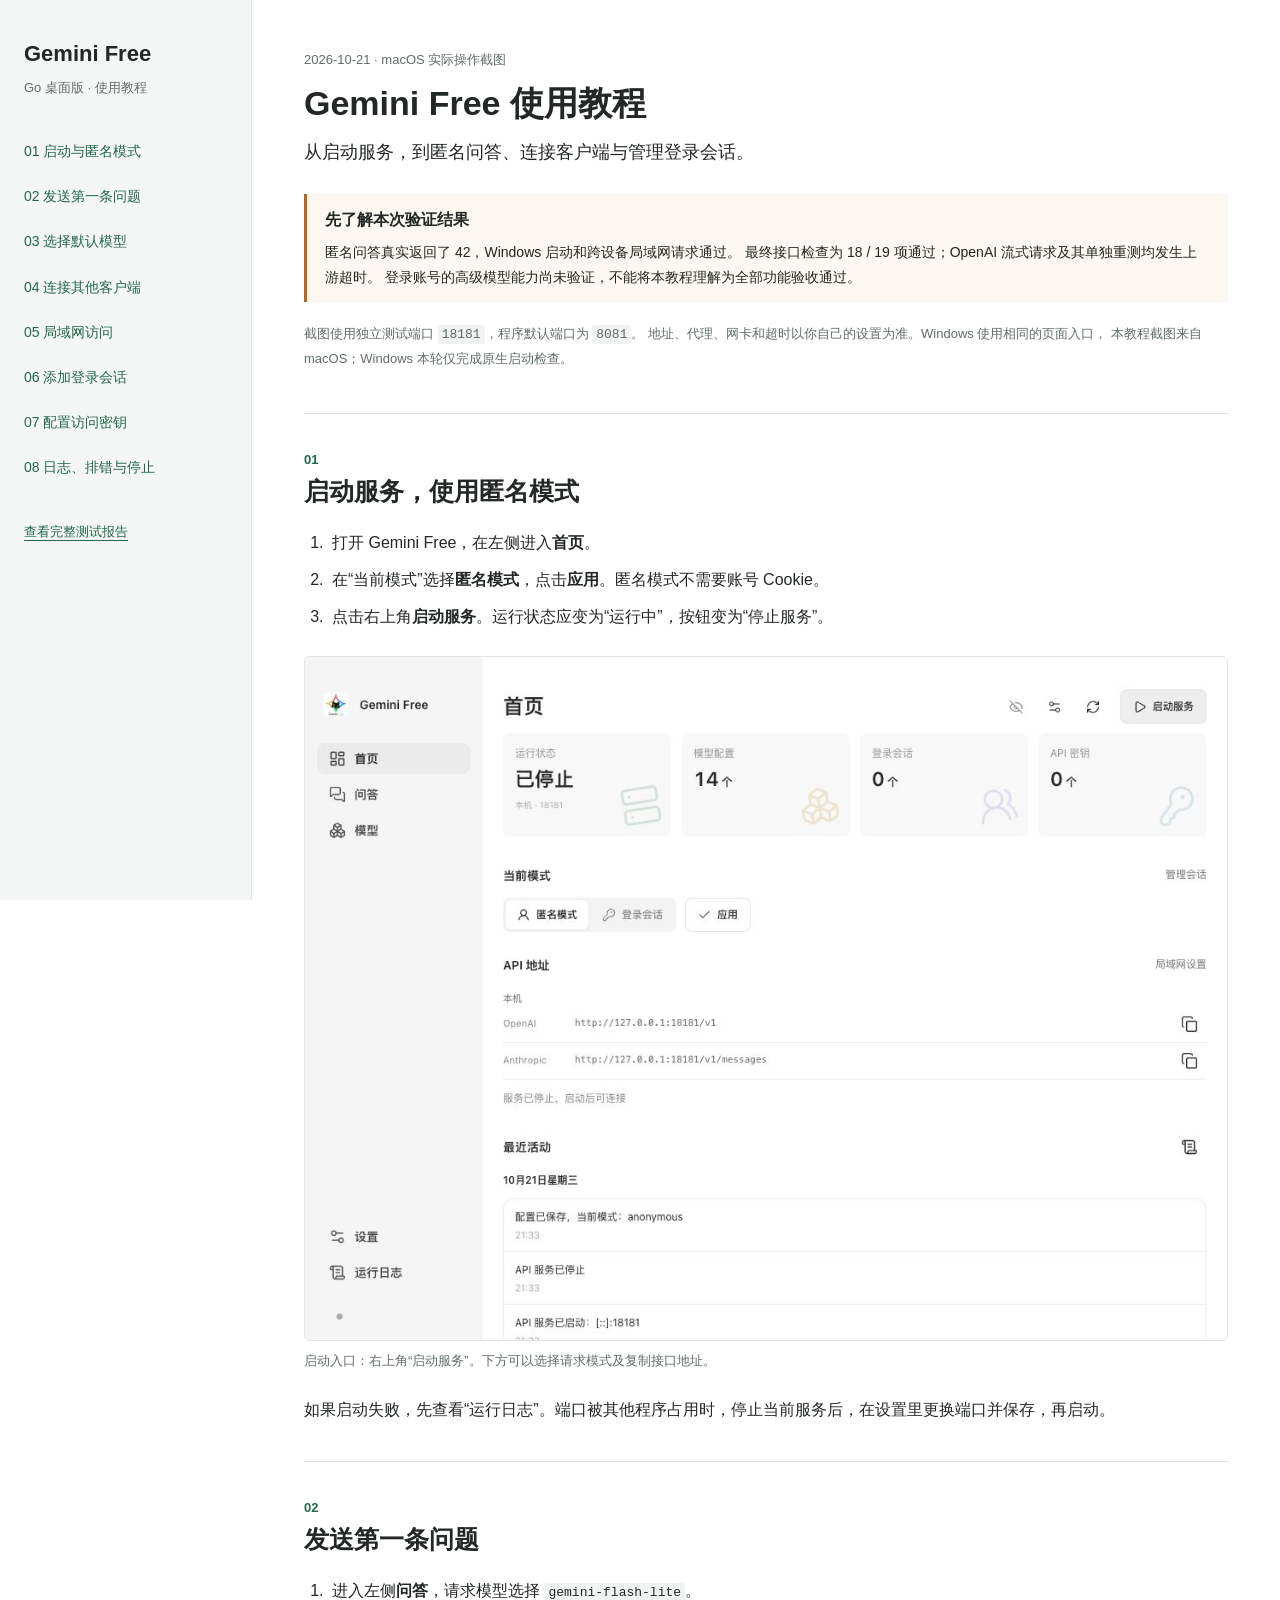
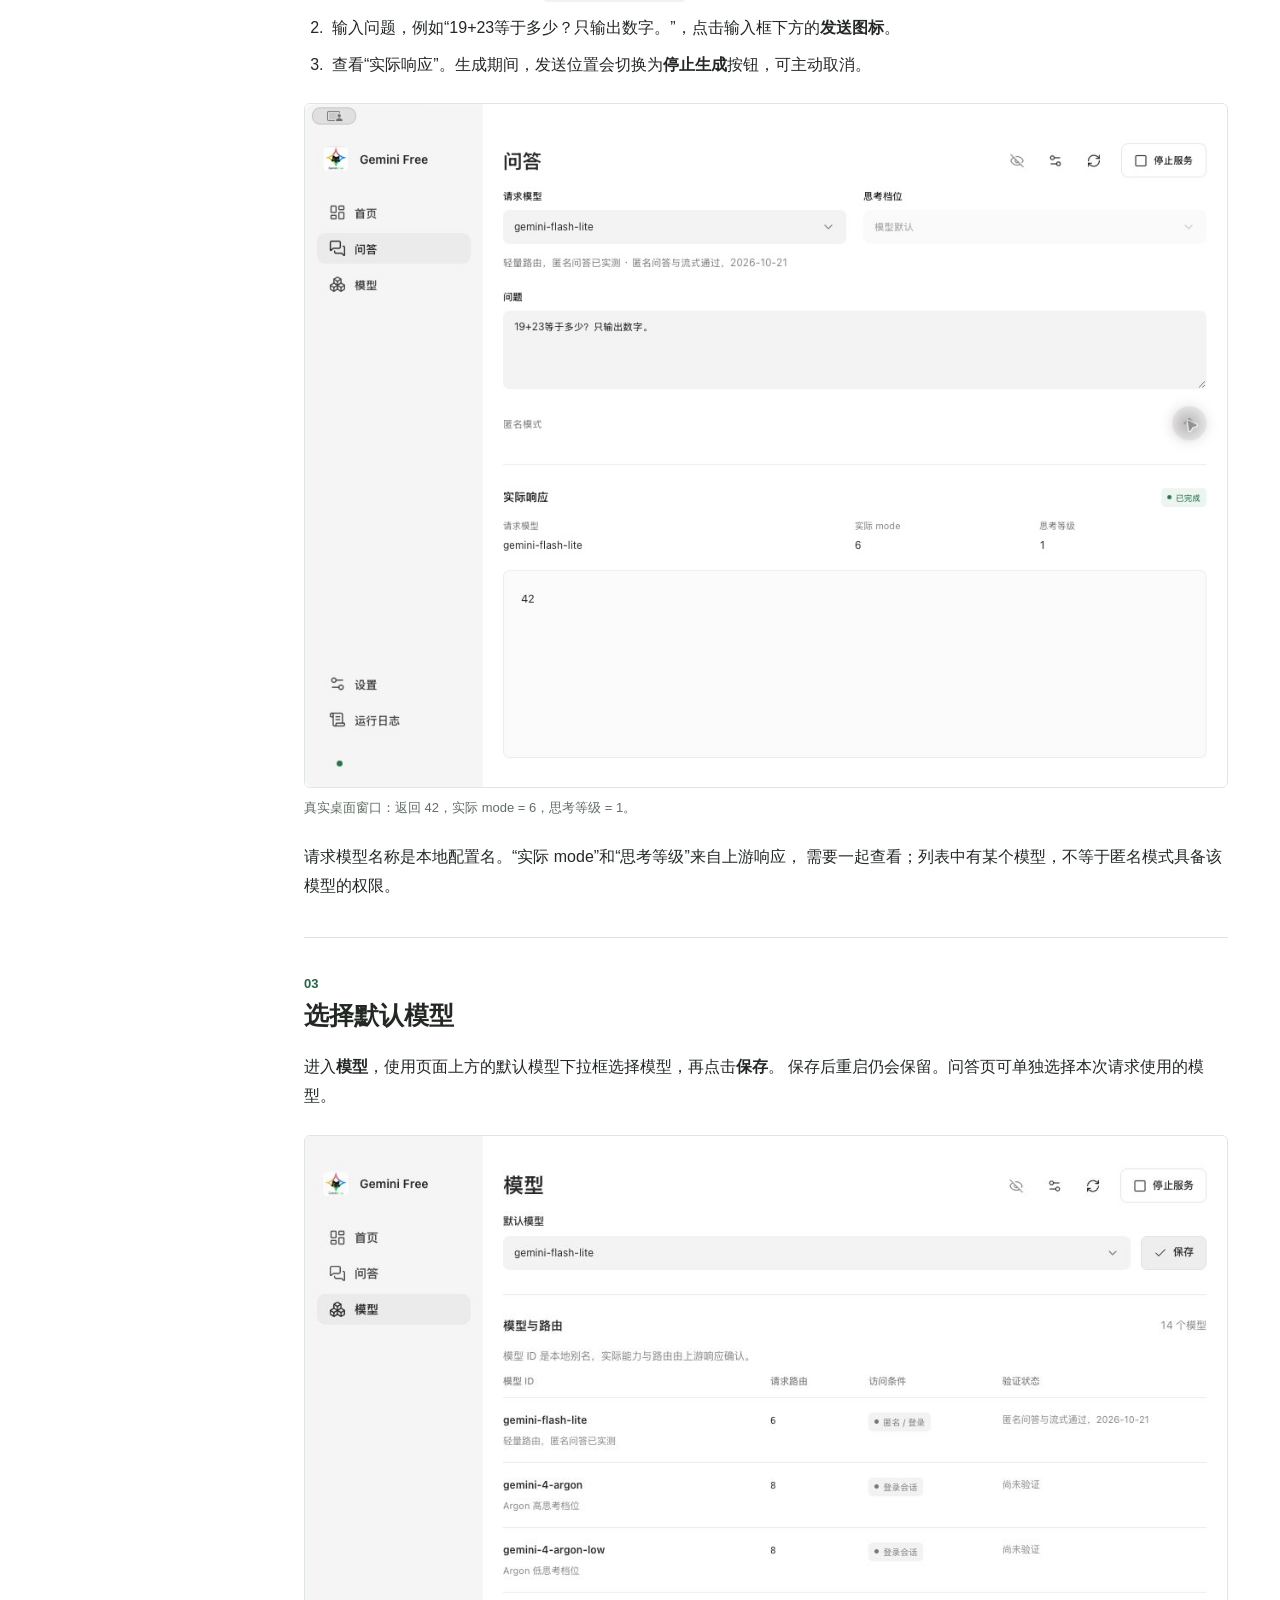
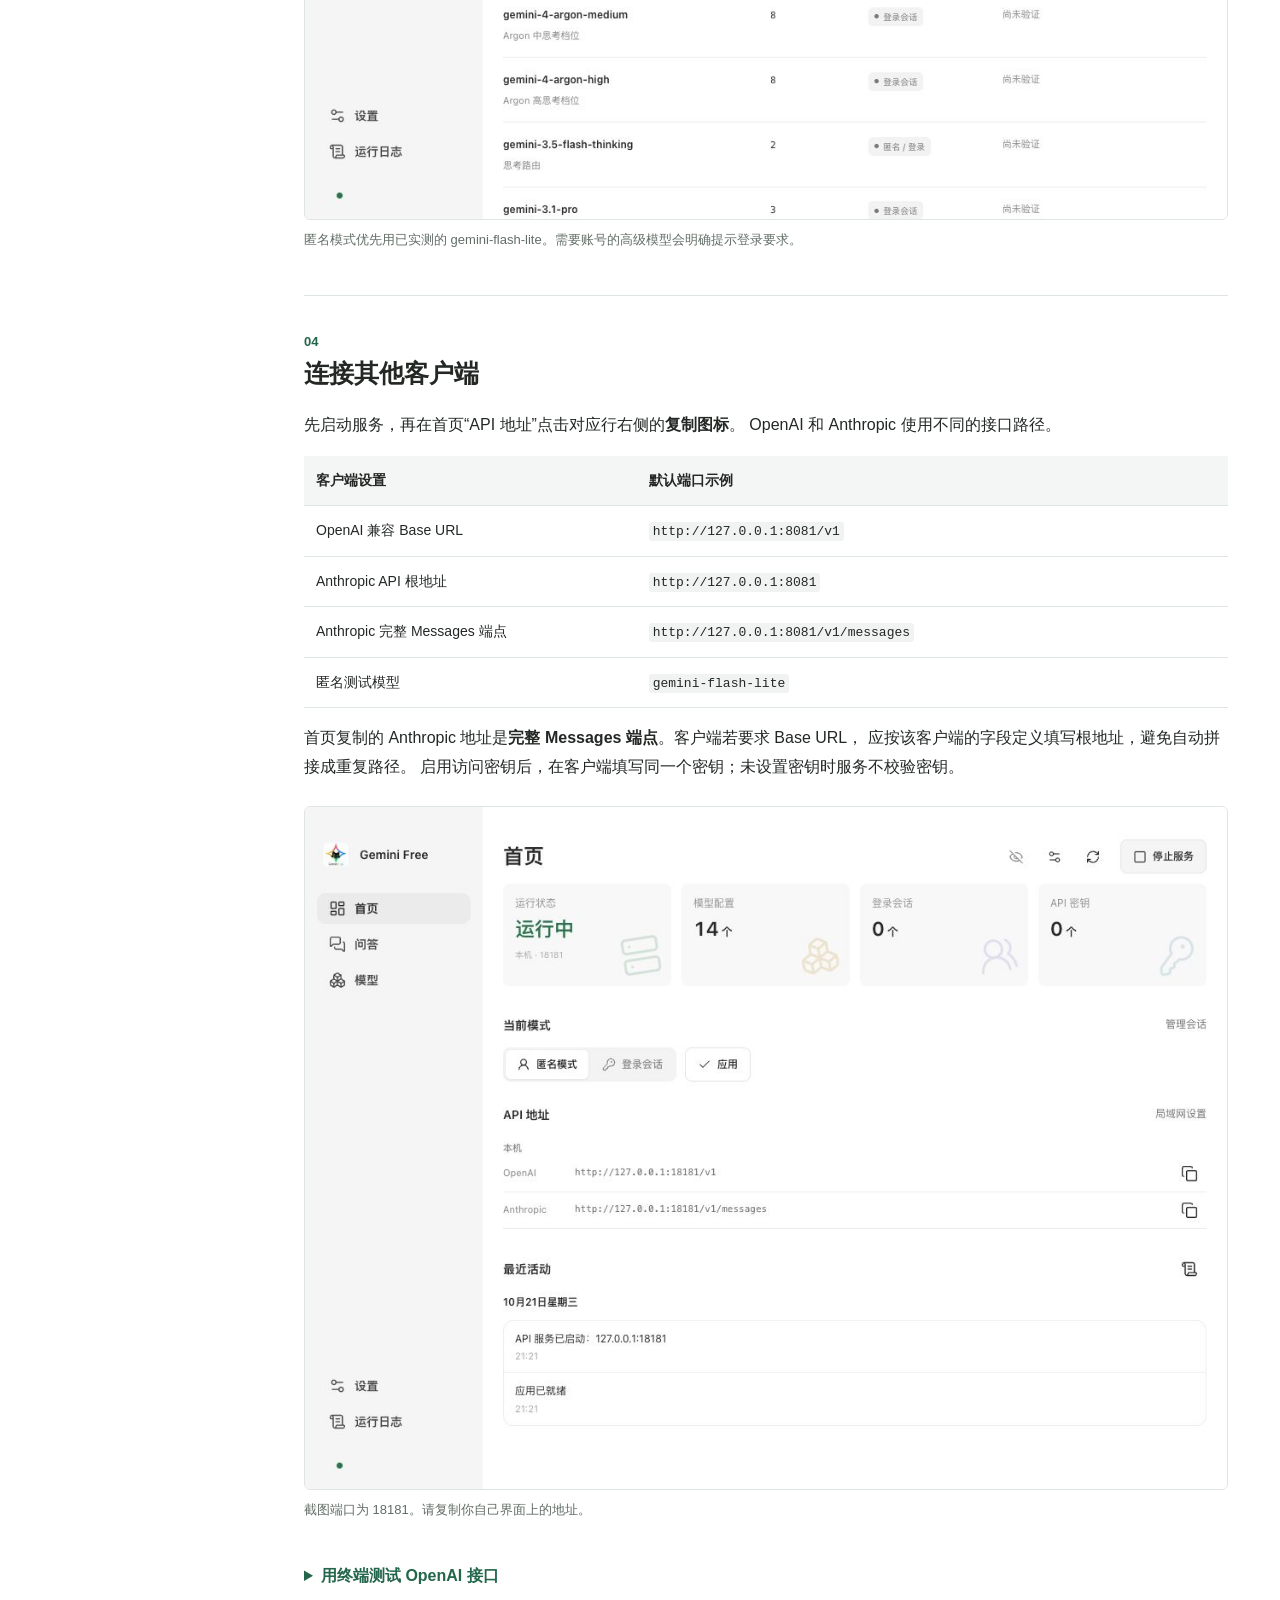
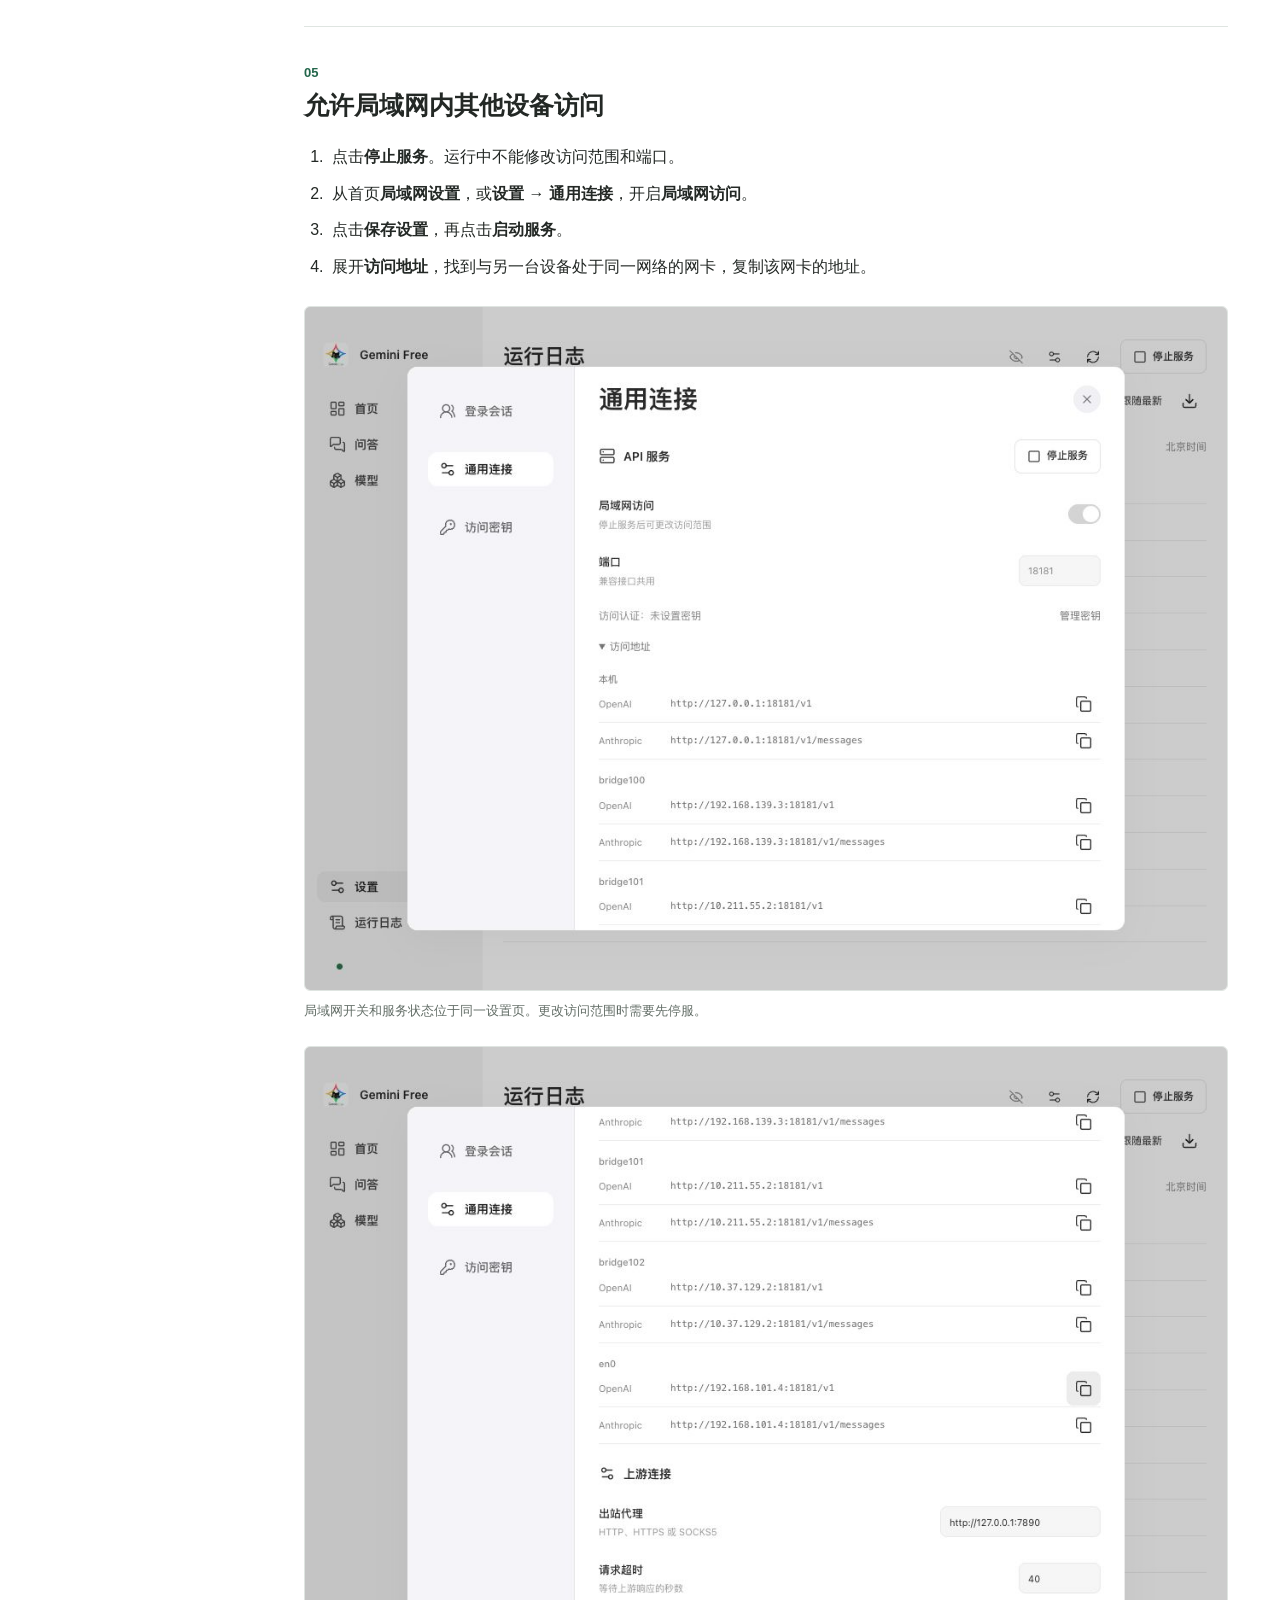
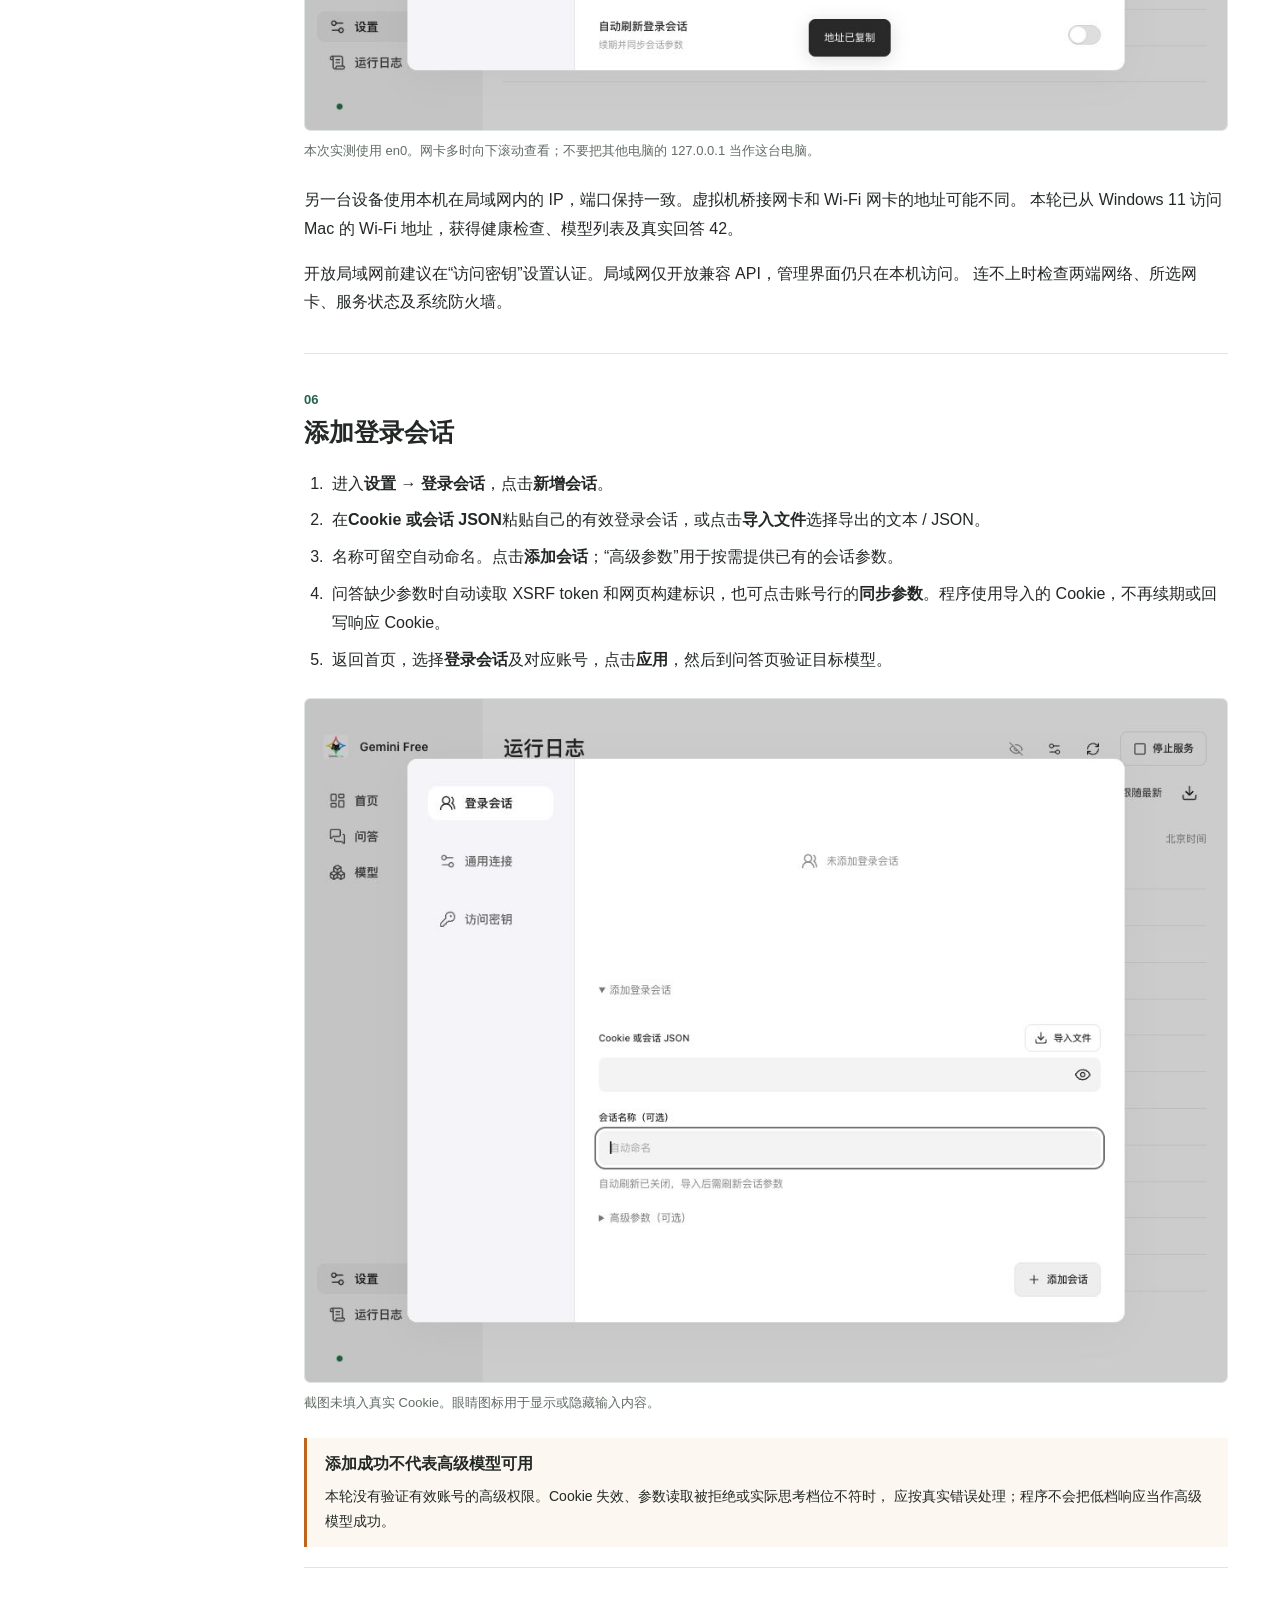
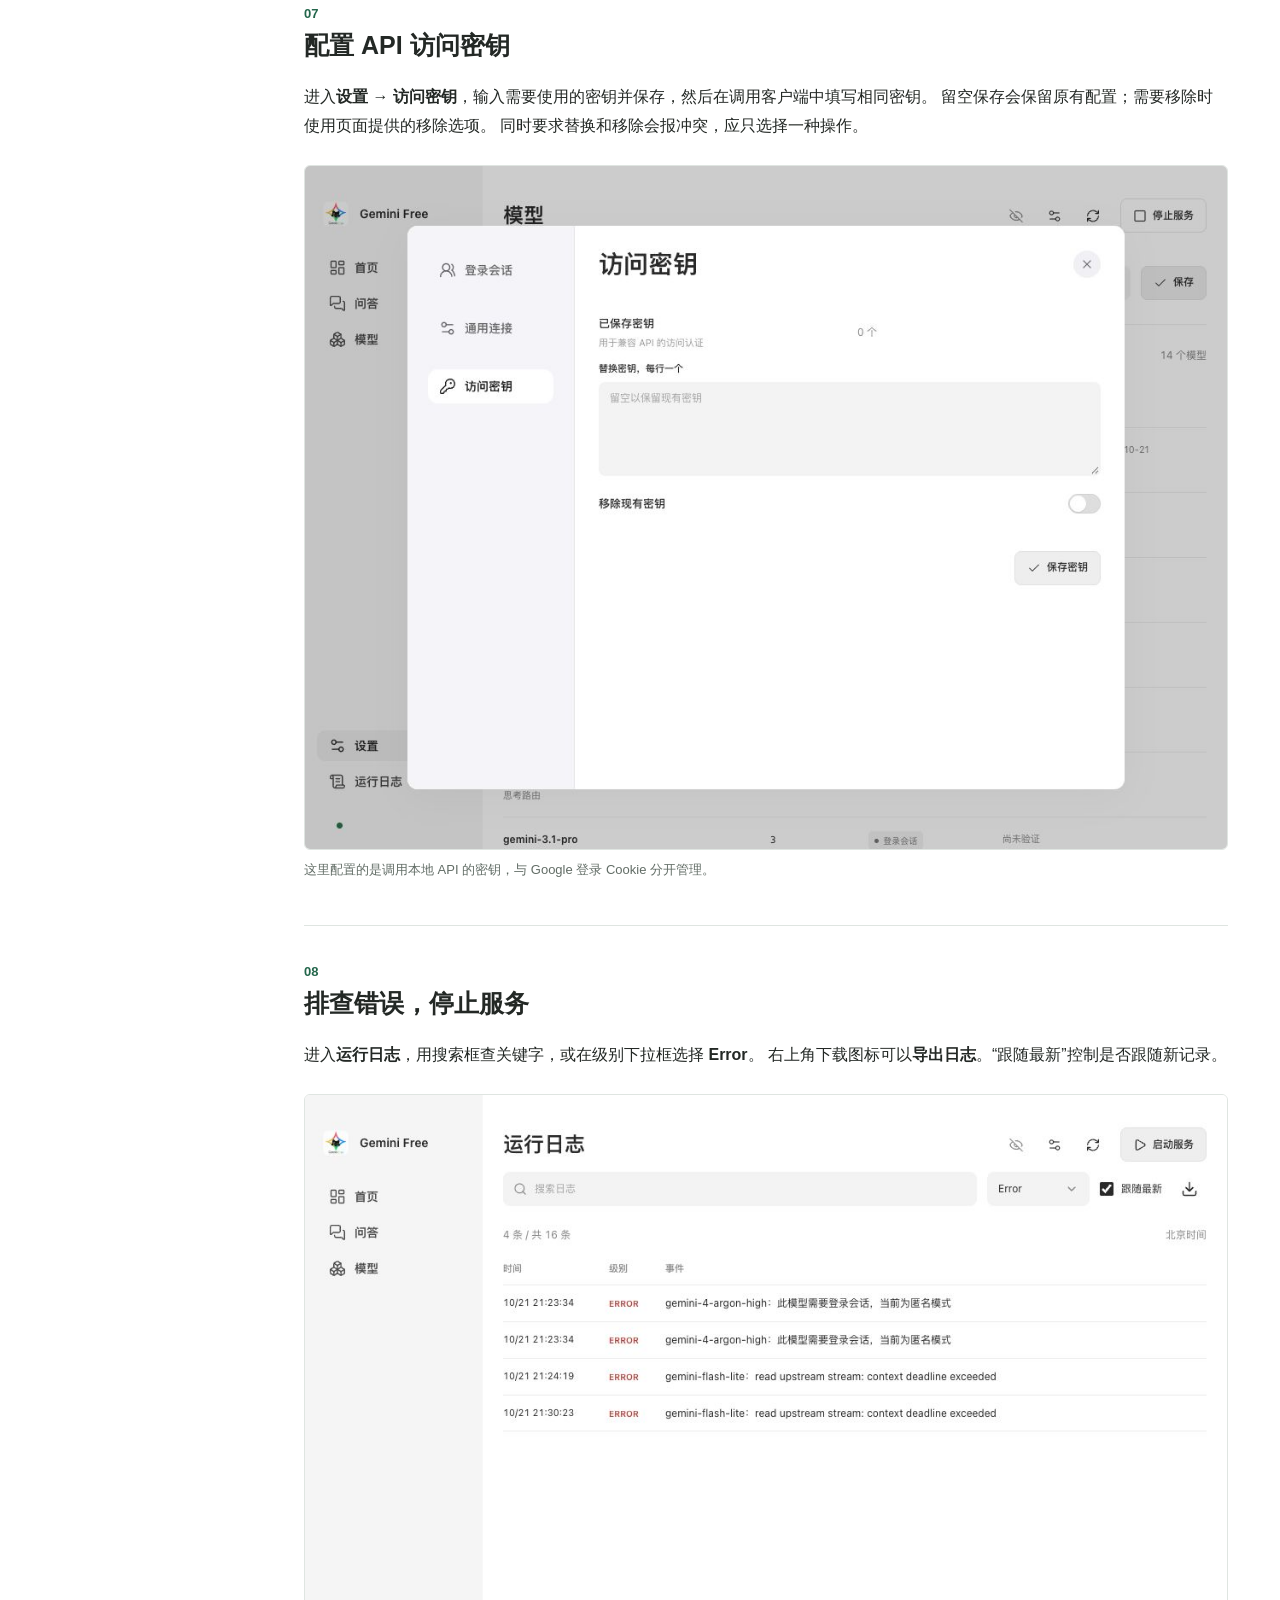
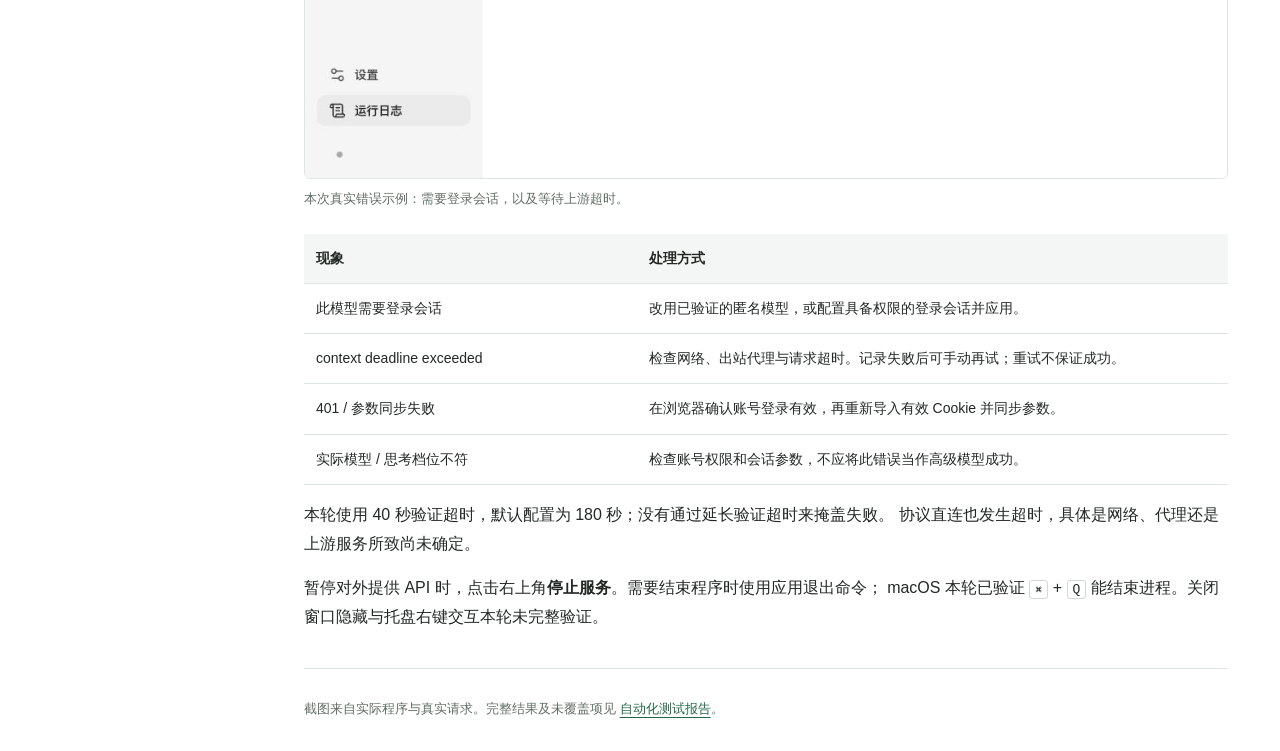
<file: docs/tutorial/index.html>
<!doctype html>
<html lang="zh-CN">
<head>
  <meta charset="utf-8">
  <meta name="viewport" content="width=device-width, initial-scale=1">
  <title>Gemini Free · 图文使用教程</title>
  <link rel="stylesheet" href="styles.css">
</head>
<body>
  <aside class="contents">
    <a class="brand" href="#intro">Gemini Free</a>
    <p class="edition">Go 桌面版 · 使用教程</p>
    <nav aria-label="教程目录">
      <a href="#start">01 启动与匿名模式</a>
      <a href="#question">02 发送第一条问题</a>
      <a href="#models">03 选择默认模型</a>
      <a href="#clients">04 连接其他客户端</a>
      <a href="#lan">05 局域网访问</a>
      <a href="#accounts">06 添加登录会话</a>
      <a href="#keys">07 配置访问密钥</a>
      <a href="#logs">08 日志、排错与停止</a>
    </nav>
    <a class="report-link" href="../../artifacts/automation-20261021/REPORT.md">查看完整测试报告</a>
  </aside>
  <main>
    <header id="intro">
      <p class="eyebrow">2026-10-21 · macOS 实际操作截图</p>
      <h1>Gemini Free 使用教程</h1>
      <p class="lead">从启动服务，到匿名问答、连接客户端与管理登录会话。</p>
      <div class="notice">
        <strong>先了解本次验证结果</strong>
        <p>匿名问答真实返回了 42，Windows 启动和跨设备局域网请求通过。
          最终接口检查为 18 / 19 项通过；OpenAI 流式请求及其单独重测均发生上游超时。
          登录账号的高级模型能力尚未验证，不能将本教程理解为全部功能验收通过。</p>
      </div>
      <p class="caption">截图使用独立测试端口 <code>18181</code>，程序默认端口为 <code>8081</code>。
        地址、代理、网卡和超时以你自己的设置为准。Windows 使用相同的页面入口，
        本教程截图来自 macOS；Windows 本轮仅完成原生启动检查。</p>
    </header>

    <section id="start">
      <p class="step">01</p><h2>启动服务，使用匿名模式</h2>
      <ol>
        <li>打开 Gemini Free，在左侧进入<strong>首页</strong>。</li>
        <li>在“当前模式”选择<strong>匿名模式</strong>，点击<strong>应用</strong>。匿名模式不需要账号 Cookie。</li>
        <li>点击右上角<strong>启动服务</strong>。运行状态应变为“运行中”，按钮变为“停止服务”。</li>
      </ol>
      <figure><a href="../../artifacts/automation-20261021/00-home-stopped.jpg"><img src="../../artifacts/automation-20261021/00-home-stopped.jpg" alt="首页停止状态，右上角显示启动服务按钮" width="1080" height="800"></a>
        <figcaption>启动入口：右上角“启动服务”。下方可以选择请求模式及复制接口地址。</figcaption></figure>
      <p>如果启动失败，先查看“运行日志”。端口被其他程序占用时，停止当前服务后，在设置里更换端口并保存，再启动。</p>
    </section>

    <section id="question">
      <p class="step">02</p><h2>发送第一条问题</h2>
      <ol>
        <li>进入左侧<strong>问答</strong>，请求模型选择 <code>gemini-flash-lite</code>。</li>
        <li>输入问题，例如“19+23等于多少？只输出数字。”，点击输入框下方的<strong>发送图标</strong>。</li>
        <li>查看“实际响应”。生成期间，发送位置会切换为<strong>停止生成</strong>按钮，可主动取消。</li>
      </ol>
      <figure><a href="../../artifacts/automation-20261021/03-question-native.jpg"><img src="../../artifacts/automation-20261021/03-question-native.jpg" alt="macOS 原生程序实际问答返回42，实际mode为6，思考等级为1" width="1080" height="800" loading="lazy"></a>
        <figcaption>真实桌面窗口：返回 42，实际 mode = 6，思考等级 = 1。</figcaption></figure>
      <p>请求模型名称是本地配置名。“实际 mode”和“思考等级”来自上游响应，
        需要一起查看；列表中有某个模型，不等于匿名模式具备该模型的权限。</p>
    </section>

    <section id="models">
      <p class="step">03</p><h2>选择默认模型</h2>
      <p>进入<strong>模型</strong>，使用页面上方的默认模型下拉框选择模型，再点击<strong>保存</strong>。
        保存后重启仍会保留。问答页可单独选择本次请求使用的模型。</p>
      <figure><a href="../../artifacts/automation-20261021/02-models.jpg"><img src="../../artifacts/automation-20261021/02-models.jpg" alt="模型页的默认模型选择、保存按钮和模型权限列表" width="1080" height="800" loading="lazy"></a>
        <figcaption>匿名模式优先用已实测的 gemini-flash-lite。需要账号的高级模型会明确提示登录要求。</figcaption></figure>
    </section>

    <section id="clients">
      <p class="step">04</p><h2>连接其他客户端</h2>
      <p>先启动服务，再在首页“API 地址”点击对应行右侧的<strong>复制图标</strong>。
        OpenAI 和 Anthropic 使用不同的接口路径。</p>
      <div class="table-scroll"><table>
        <thead><tr><th>客户端设置</th><th>默认端口示例</th></tr></thead>
        <tbody>
          <tr><td>OpenAI 兼容 Base URL</td><td><code>http://127.0.0.1:8081/v1</code></td></tr>
          <tr><td>Anthropic API 根地址</td><td><code>http://127.0.0.1:8081</code></td></tr>
          <tr><td>Anthropic 完整 Messages 端点</td><td><code>http://127.0.0.1:8081/v1/messages</code></td></tr>
          <tr><td>匿名测试模型</td><td><code>gemini-flash-lite</code></td></tr>
        </tbody>
      </table></div>
      <p>首页复制的 Anthropic 地址是<strong>完整 Messages 端点</strong>。客户端若要求 Base URL，
        应按该客户端的字段定义填写根地址，避免自动拼接成重复路径。
        启用访问密钥后，在客户端填写同一个密钥；未设置密钥时服务不校验密钥。</p>
      <figure><a href="../../artifacts/automation-20261021/01-home-running.jpg"><img src="../../artifacts/automation-20261021/01-home-running.jpg" alt="服务运行中的首页，显示OpenAI与Anthropic接口地址及复制按钮" width="1080" height="800" loading="lazy"></a>
        <figcaption>截图端口为 18181。请复制你自己界面上的地址。</figcaption></figure>
      <details><summary>用终端测试 OpenAI 接口</summary>
        <pre><code>curl http://127.0.0.1:8081/v1/chat/completions \
  -H 'Content-Type: application/json' \
  -d '{"model":"gemini-flash-lite","messages":[{"role":"user","content":"你好"}]}'</code></pre>
        <p>若已设置密钥，再加请求头 <code>Authorization: Bearer 你的密钥</code>。</p>
      </details>
    </section>

    <section id="lan">
      <p class="step">05</p><h2>允许局域网内其他设备访问</h2>
      <ol>
        <li>点击<strong>停止服务</strong>。运行中不能修改访问范围和端口。</li>
        <li>从首页<strong>局域网设置</strong>，或<strong>设置 → 通用连接</strong>，开启<strong>局域网访问</strong>。</li>
        <li>点击<strong>保存设置</strong>，再点击<strong>启动服务</strong>。</li>
        <li>展开<strong>访问地址</strong>，找到与另一台设备处于同一网络的网卡，复制该网卡的地址。</li>
      </ol>
      <figure><a href="../../artifacts/automation-20261021/04-lan-settings.jpg"><img src="../../artifacts/automation-20261021/04-lan-settings.jpg" alt="通用连接中局域网开关已开启，服务运行中" width="1080" height="800" loading="lazy"></a>
        <figcaption>局域网开关和服务状态位于同一设置页。更改访问范围时需要先停服。</figcaption></figure>
      <figure><a href="../../artifacts/automation-20261021/04-lan-addresses.jpg"><img src="../../artifacts/automation-20261021/04-lan-addresses.jpg" alt="展开访问地址后显示网卡en0的局域网接口与复制按钮" width="1080" height="800" loading="lazy"></a>
        <figcaption>本次实测使用 en0。网卡多时向下滚动查看；不要把其他电脑的 127.0.0.1 当作这台电脑。</figcaption></figure>
      <p>另一台设备使用本机在局域网内的 IP，端口保持一致。虚拟机桥接网卡和 Wi-Fi 网卡的地址可能不同。
        本轮已从 Windows 11 访问 Mac 的 Wi-Fi 地址，获得健康检查、模型列表及真实回答 42。</p>
      <p>开放局域网前建议在“访问密钥”设置认证。局域网仅开放兼容 API，管理界面仍只在本机访问。
        连不上时检查两端网络、所选网卡、服务状态及系统防火墙。</p>
    </section>

    <section id="accounts">
      <p class="step">06</p><h2>添加登录会话</h2>
      <ol>
        <li>进入<strong>设置 → 登录会话</strong>，点击<strong>新增会话</strong>。</li>
        <li>在<strong>Cookie 或会话 JSON</strong>粘贴自己的有效登录会话，或点击<strong>导入文件</strong>选择导出的文本 / JSON。</li>
        <li>名称可留空自动命名。点击<strong>添加会话</strong>；“高级参数”用于按需提供已有的会话参数。</li>
        <li>问答缺少参数时自动读取 XSRF token 和网页构建标识，也可点击账号行的<strong>同步参数</strong>。程序使用导入的 Cookie，不再续期或回写响应 Cookie。</li>
        <li>返回首页，选择<strong>登录会话</strong>及对应账号，点击<strong>应用</strong>，然后到问答页验证目标模型。</li>
      </ol>
      <figure><a href="../../artifacts/automation-20261021/05-account-form.jpg"><img src="../../artifacts/automation-20261021/05-account-form.jpg" alt="空白登录会话表单，包含Cookie、导入文件、可选名称、高级参数与添加会话" width="1080" height="800" loading="lazy"></a>
        <figcaption>截图未填入真实 Cookie。眼睛图标用于显示或隐藏输入内容。</figcaption></figure>
      <div class="notice"><strong>添加成功不代表高级模型可用</strong>
        <p>本轮没有验证有效账号的高级权限。Cookie 失效、参数读取被拒绝或实际思考档位不符时，
          应按真实错误处理；程序不会把低档响应当作高级模型成功。</p></div>
    </section>

    <section id="keys">
      <p class="step">07</p><h2>配置 API 访问密钥</h2>
      <p>进入<strong>设置 → 访问密钥</strong>，输入需要使用的密钥并保存，然后在调用客户端中填写相同密钥。
        留空保存会保留原有配置；需要移除时使用页面提供的移除选项。
        同时要求替换和移除会报冲突，应只选择一种操作。</p>
      <figure><a href="../../artifacts/automation-20261021/06-access-keys.jpg"><img src="../../artifacts/automation-20261021/06-access-keys.jpg" alt="访问密钥设置页，显示替换输入与移除选项" width="1080" height="800" loading="lazy"></a>
        <figcaption>这里配置的是调用本地 API 的密钥，与 Google 登录 Cookie 分开管理。</figcaption></figure>
    </section>

    <section id="logs">
      <p class="step">08</p><h2>排查错误，停止服务</h2>
      <p>进入<strong>运行日志</strong>，用搜索框查关键字，或在级别下拉框选择 <strong>Error</strong>。
        右上角下载图标可以<strong>导出日志</strong>。“跟随最新”控制是否跟随新记录。</p>
      <figure><a href="../../artifacts/automation-20261021/07-logs-errors.jpg"><img src="../../artifacts/automation-20261021/07-logs-errors.jpg" alt="真实Error日志，包含匿名高级模型登录要求及上游超时" width="1080" height="800" loading="lazy"></a>
        <figcaption>本次真实错误示例：需要登录会话，以及等待上游超时。</figcaption></figure>
      <div class="table-scroll"><table>
        <thead><tr><th>现象</th><th>处理方式</th></tr></thead>
        <tbody>
          <tr><td>此模型需要登录会话</td><td>改用已验证的匿名模型，或配置具备权限的登录会话并应用。</td></tr>
          <tr><td>context deadline exceeded</td><td>检查网络、出站代理与请求超时。记录失败后可手动再试；重试不保证成功。</td></tr>
          <tr><td>401 / 参数同步失败</td><td>在浏览器确认账号登录有效，再重新导入有效 Cookie 并同步参数。</td></tr>
          <tr><td>实际模型 / 思考档位不符</td><td>检查账号权限和会话参数，不应将此错误当作高级模型成功。</td></tr>
        </tbody>
      </table></div>
      <p>本轮使用 40 秒验证超时，默认配置为 180 秒；没有通过延长验证超时来掩盖失败。
        协议直连也发生超时，具体是网络、代理还是上游服务所致尚未确定。</p>
      <p>暂停对外提供 API 时，点击右上角<strong>停止服务</strong>。需要结束程序时使用应用退出命令；
        macOS 本轮已验证 <kbd>⌘</kbd> + <kbd>Q</kbd> 能结束进程。关闭窗口隐藏与托盘右键交互本轮未完整验证。</p>
    </section>
    <footer>截图来自实际程序与真实请求。完整结果及未覆盖项见
      <a href="../../artifacts/automation-20261021/REPORT.md">自动化测试报告</a>。</footer>
  </main>
</body>
</html>
</file>
<file: docs/tutorial/styles.css>
:root {
  color-scheme: light;
  font-family: -apple-system, BlinkMacSystemFont, "Segoe UI", "PingFang SC", sans-serif;
  color: #232825;
  background: #fff;
  font-size: 16px;
  line-height: 1.8;
  letter-spacing: 0;
  --green: #23664b;
  --line: #dfe5e1;
  --muted: #626d66;
}
* { box-sizing: border-box; }
html { scroll-behavior: smooth; scroll-padding-top: 24px; }
body { margin: 0; }
a { color: var(--green); text-underline-offset: 4px; }
a:focus-visible, summary:focus-visible { outline: 2px solid var(--green); outline-offset: 4px; }
.contents {
  position: fixed;
  inset: 0 auto 0 0;
  width: 252px;
  padding: 34px 24px;
  background: #f4f6f5;
  border-right: 1px solid var(--line);
  overflow: auto;
}
.brand { color: #232825; font-size: 22px; font-weight: 700; text-decoration: none; }
.edition { margin: 2px 0 32px; color: var(--muted); font-size: 13px; }
nav { display: grid; gap: 4px; }
nav a { padding: 8px 0; font-size: 14px; text-decoration: none; }
nav a:hover { text-decoration: underline; }
.report-link { display: block; margin-top: 32px; font-size: 13px; }
main { max-width: 1240px; margin: 0 auto 0 252px; padding: 48px 52px 32px; min-width: 0; }
header { padding-bottom: 30px; border-bottom: 1px solid var(--line); }
.eyebrow { margin: 0; color: var(--muted); font-size: 13px; }
h1 { margin: 10px 0; font-size: 34px; line-height: 1.3; }
.lead { margin: 0 0 26px; font-size: 18px; }
.notice { border-left: 3px solid #bd641f; padding: 12px 18px; background: #fcf7f1; }
.notice p { margin: 5px 0 0; font-size: 14px; }
.caption { margin-top: 20px; font-size: 13px; color: var(--muted); }
section { padding: 34px 0 20px; border-bottom: 1px solid var(--line); }
.step { margin: 0 0 3px; color: var(--green); font-size: 13px; font-weight: 700; }
h2 { margin: 0 0 20px; font-size: 25px; line-height: 1.4; }
p { overflow-wrap: anywhere; }
ol { padding-left: 24px; }
li { padding-left: 4px; margin: 8px 0; }
figure { margin: 24px 0; }
figure a { display: block; }
img { display: block; width: 100%; height: auto; border: 1px solid var(--line); border-radius: 6px; }
figcaption { margin-top: 9px; font-size: 13px; line-height: 1.7; color: var(--muted); }
.table-scroll { width: 100%; overflow-x: auto; }
table { width: 100%; border-collapse: collapse; font-size: 14px; text-align: left; }
th, td { padding: 12px; border-bottom: 1px solid var(--line); vertical-align: top; }
th { background: #f4f6f5; font-weight: 600; }
td:first-child { width: 36%; }
code, pre { font-family: ui-monospace, "SFMono-Regular", Consolas, monospace; font-size: 13px; }
code { background: #f0f3f1; border-radius: 3px; padding: 2px 4px; overflow-wrap: anywhere; }
pre { padding: 18px; overflow-x: auto; background: #f0f3f1; line-height: 1.8; border-radius: 6px; }
pre code { padding: 0; overflow-wrap: normal; }
details { padding: 16px 0; }
summary { cursor: pointer; color: var(--green); font-weight: 600; }
kbd { border: 1px solid #d2d8d4; border-radius: 3px; padding: 1px 5px; font-size: 13px; }
footer { padding-top: 28px; color: var(--muted); font-size: 13px; }
@media (min-width: 1500px) { main { margin-right: auto; max-width: 1130px; } }
@media (max-width: 960px) {
  .contents { position: static; width: auto; padding: 22px 28px; border-right: 0; border-bottom: 1px solid var(--line); }
  .edition { margin-bottom: 12px; }
  nav { grid-template-columns: repeat(2, minmax(0, 1fr)); gap: 0 14px; }
  nav a { font-size: 13px; }
  .report-link { margin-top: 12px; }
  main { margin: 0; padding: 32px 28px; max-width: 960px; }
}
@media (max-width: 480px) {
  .contents { padding: 20px; }
  main { padding: 28px 20px; }
  h1 { font-size: 28px; }
  h2 { font-size: 22px; }
  .lead { font-size: 16px; }
  section { padding-top: 28px; }
  th, td { padding: 10px 7px; }
  .notice { padding: 10px 13px; }
}
@media (prefers-reduced-motion: reduce) { html { scroll-behavior: auto; } }
@media print {
  .contents { display: none; }
  main { margin: 0; max-width: none; padding: 0; }
  figure, tr, .notice { break-inside: avoid; }
  section { break-before: auto; }
  a { color: inherit; }
}
</file>
